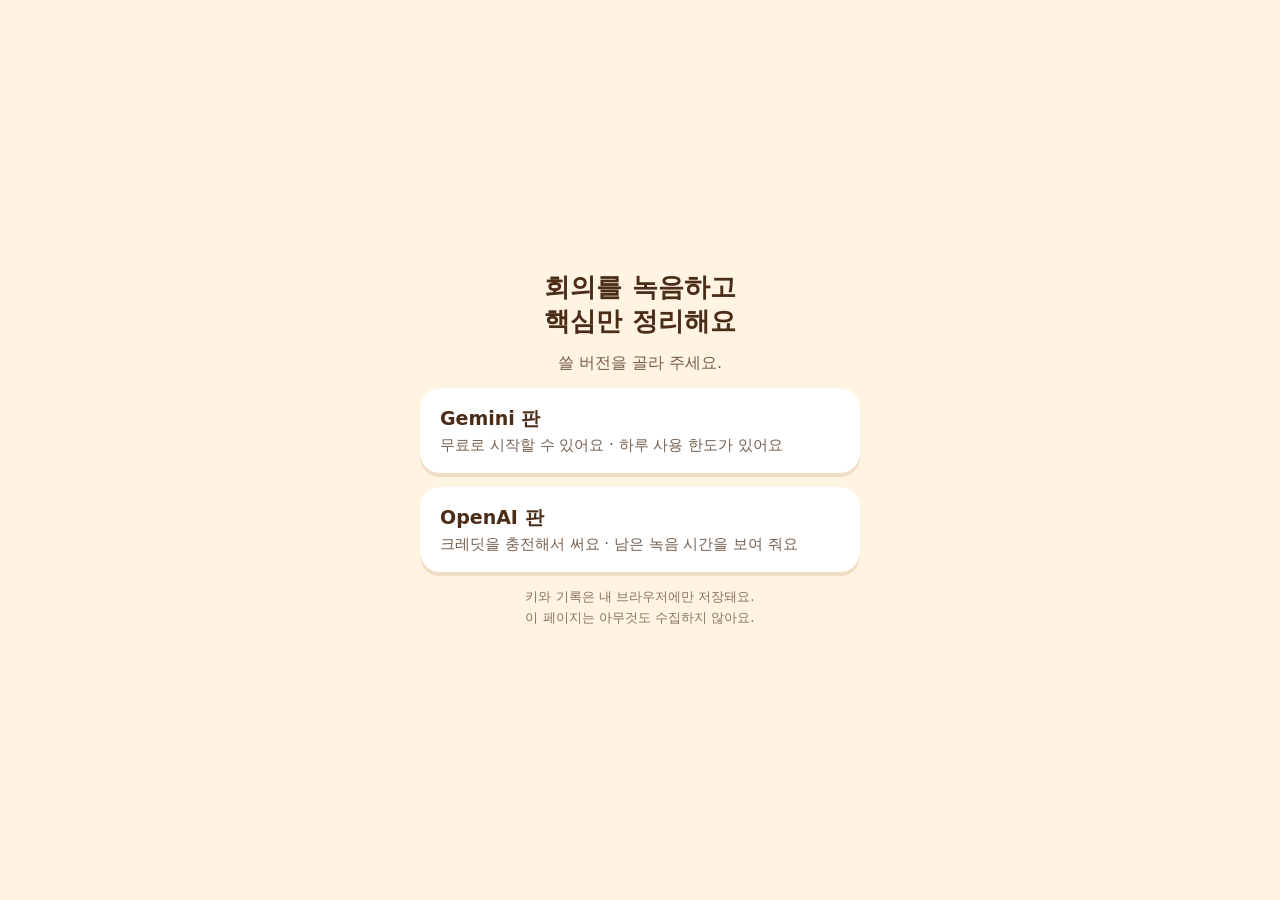
<file: index.html>
<!doctype html>
<html lang="ko">
<head>
<meta charset="utf-8">
<meta name="viewport" content="width=device-width,initial-scale=1">
<title>Meeting AI · 회의 요약</title>
<style>
  :root{color-scheme:light}
  *{box-sizing:border-box;margin:0}
  body{font-family:-apple-system,"Apple SD Gothic Neo","Noto Sans KR","Malgun Gothic",system-ui,sans-serif;background:#FFF3E2;color:#4a2c17;min-height:100dvh;display:grid;place-items:center;padding:24px 16px}
  main{max-width:440px;width:100%;display:grid;gap:14px}
  h1{font-size:26px;text-align:center;line-height:1.3}
  p.lead{text-align:center;color:rgba(74,44,23,.75)}
  a.card{display:block;background:#fff;border-radius:20px;padding:18px 20px;text-decoration:none;color:inherit;box-shadow:0 4px 0 #f0dcc3}
  a.card:focus-visible{outline:3px solid #f0764a;outline-offset:2px}
  a.card b{font-size:19px}
  a.card span{display:block;margin-top:4px;color:rgba(74,44,23,.75);font-size:15px}
  small{text-align:center;color:rgba(74,44,23,.65);line-height:1.6}
</style>
</head>
<body>
<main>
  <h1>회의를 녹음하고<br>핵심만 정리해요</h1>
  <p class="lead">쓸 버전을 골라 주세요.</p>
  <a class="card" href="meeting_gemini/"><b>Gemini 판</b><span>무료로 시작할 수 있어요 · 하루 사용 한도가 있어요</span></a>
  <a class="card" href="meeting_openai/"><b>OpenAI 판</b><span>크레딧을 충전해서 써요 · 남은 녹음 시간을 보여 줘요</span></a>
  <small>키와 기록은 내 브라우저에만 저장돼요.<br>이 페이지는 아무것도 수집하지 않아요.</small>
</main>
</body>
</html>
</file>
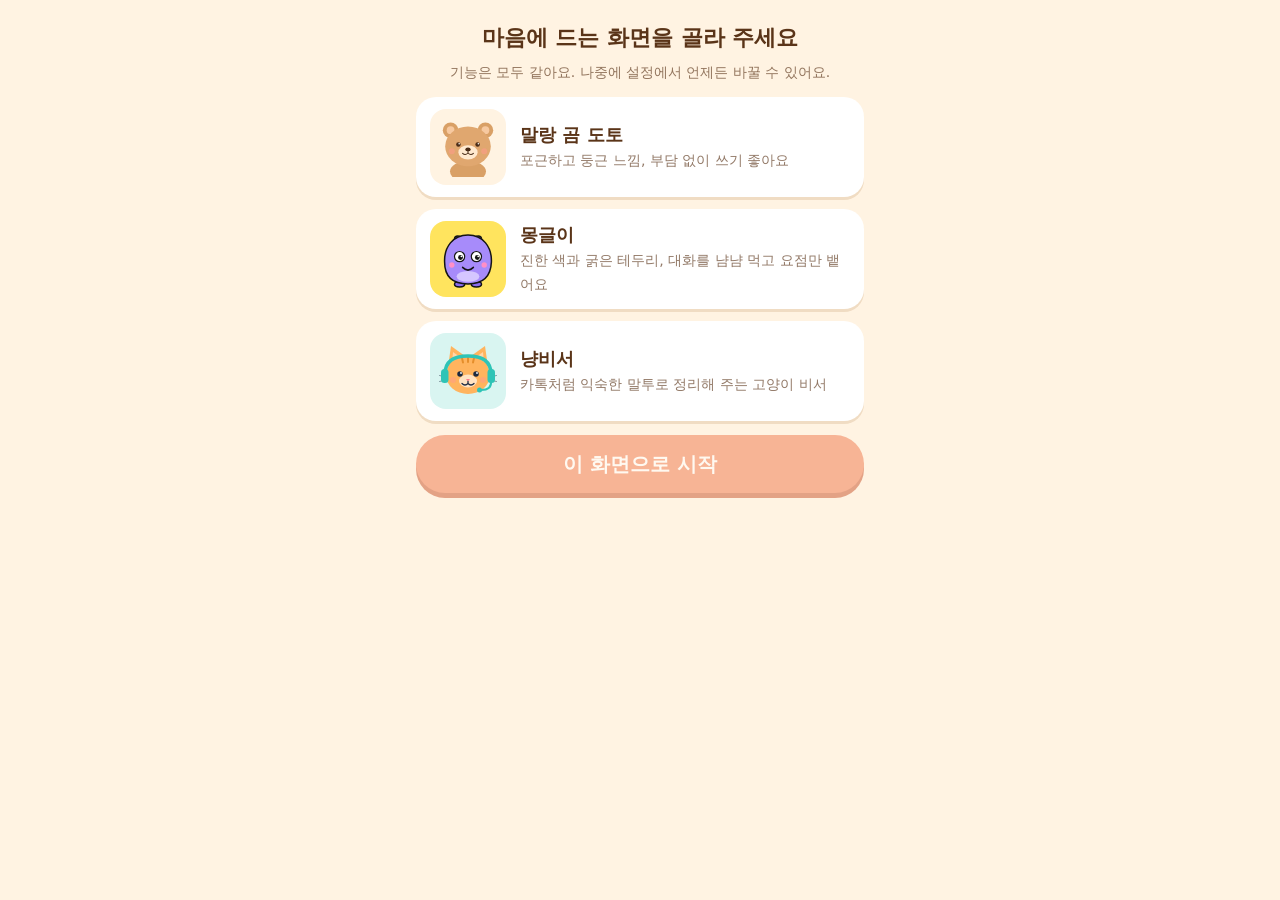
<file: meeting_gemini/index.html>
<!doctype html>
<html lang="ko" data-theme="bear" data-engine="gemini">
<head>
<meta charset="utf-8">
<meta name="viewport" content="width=device-width,initial-scale=1,viewport-fit=cover">
<meta name="theme-color" content="#FFF3E2">
<meta name="description" content="회의를 녹음하고 끝나면 핵심만 정리해 주는 앱. 기록은 내 기기에만 저장돼요.">
<title>회의 요약</title>
<link rel="stylesheet" href="styles.css">
<script>
  /* 화면이 깜빡이지 않도록 저장된 테마를 먼저 적용 */
  try { var t = JSON.parse(localStorage.getItem('meeting_ai.gemini.theme')); if (t) document.documentElement.dataset.theme = t; } catch (e) {}
</script>
</head>
<body>
<div id="app" aria-live="polite"></div>
<div id="modal-root"></div>
<div id="toast" role="status"></div>
<noscript><p style="padding:24px">이 앱은 JavaScript 가 필요해요.</p></noscript>
<script src="characters.js"></script>
<script src="storage.js"></script>
<script src="recorder.js"></script>
<script src="summary.js"></script>
<script src="engine.js"></script>
<script src="app.js"></script>
</body>
</html>
</file>
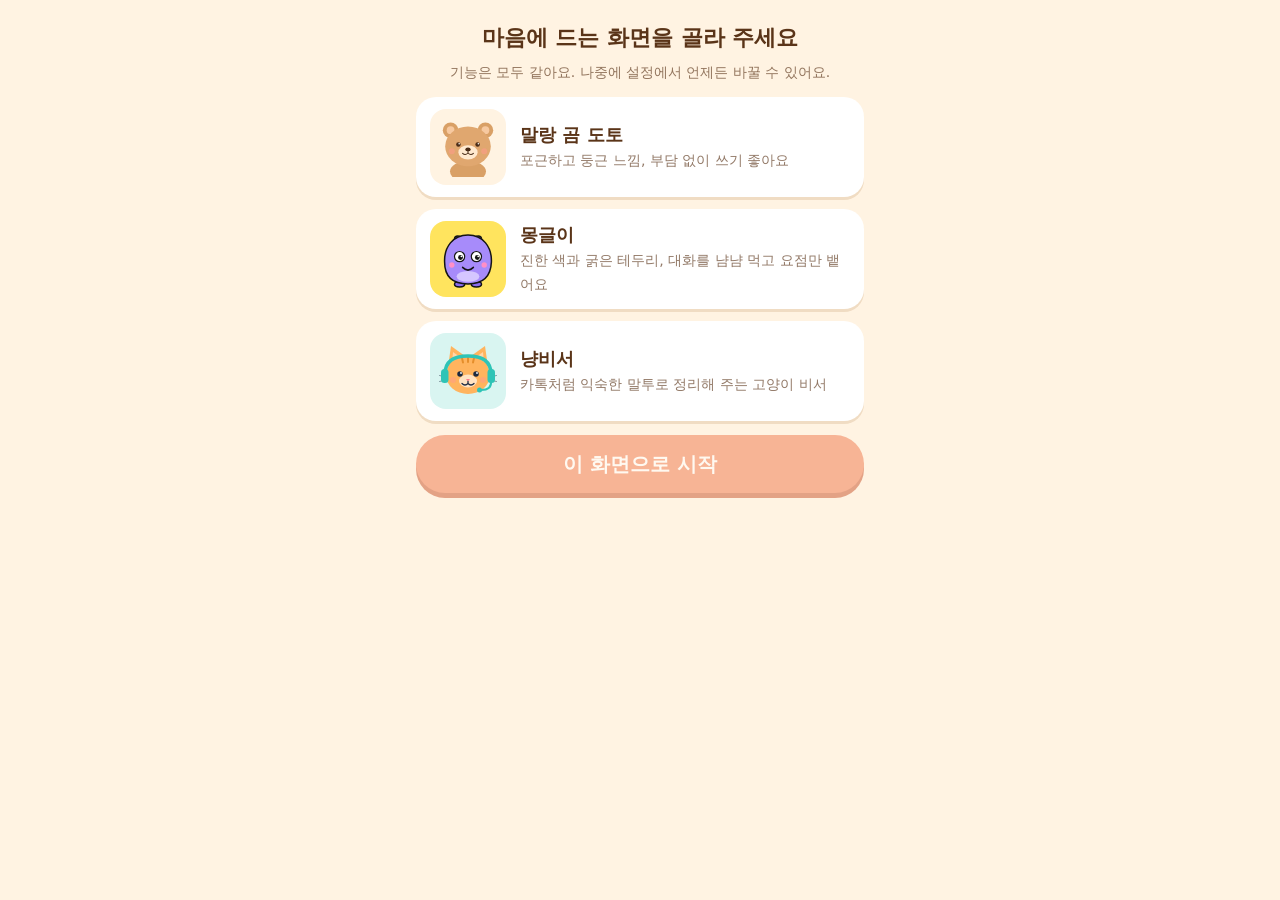
<file: meeting_openai/index.html>
<!doctype html>
<html lang="ko" data-theme="bear" data-engine="openai">
<head>
<meta charset="utf-8">
<meta name="viewport" content="width=device-width,initial-scale=1,viewport-fit=cover">
<meta name="theme-color" content="#FFF3E2">
<meta name="description" content="회의를 녹음하고 끝나면 핵심만 정리해 주는 앱. 기록은 내 기기에만 저장돼요.">
<title>회의 요약</title>
<link rel="stylesheet" href="styles.css">
<script>
  /* 화면이 깜빡이지 않도록 저장된 테마를 먼저 적용 */
  try { var t = JSON.parse(localStorage.getItem('meeting_ai.openai.theme')); if (t) document.documentElement.dataset.theme = t; } catch (e) {}
</script>
</head>
<body>
<div id="app" aria-live="polite"></div>
<div id="modal-root"></div>
<div id="toast" role="status"></div>
<noscript><p style="padding:24px">이 앱은 JavaScript 가 필요해요.</p></noscript>
<script src="characters.js"></script>
<script src="storage.js"></script>
<script src="recorder.js"></script>
<script src="summary.js"></script>
<script src="engine.js"></script>
<script src="app.js"></script>
</body>
</html>
</file>
<file: meeting_gemini/styles.css>
/* Meeting AI — 공통 스타일. 테마 3종(bear / blob / cat)은 CSS 변수로 갈아끼운다. */
:root{color-scheme:light}
*{box-sizing:border-box;margin:0}
html{-webkit-text-size-adjust:100%}
body{background:var(--bg);color:var(--ink);font-family:var(--font);line-height:1.5;min-height:100dvh}
button,input,textarea{font:inherit;color:inherit}
button{cursor:pointer}
[hidden]{display:none!important}

/* ---------- 테마 ---------- */
:root,[data-theme=bear]{
  --bg:#FFF3E2;--ink:#5a3418;--muted:rgba(90,52,24,.66);--card:#fff;--line:#f0dcc3;
  --pri:#f0764a;--pri-ink:#fff;--pri-sh:0 5px 0 #c9532b;--sec:#ffe2c9;--sec-ink:#5a3418;
  --dark:#5a3418;--dark-ink:#fff;--danger:#d93a2f;--ok:#2c7a4b;--ok-bg:#bfeacb;
  --r:20px;--rb:32px;--bd:0 solid transparent;--sh:0 3px 0 #f0dcc3;--hl:#ffe08a;
  --font:"Jua","Apple SD Gothic Neo","Noto Sans KR","Malgun Gothic",system-ui,sans-serif;
  --head-weight:700;
}
[data-theme=blob]{
  --bg:#FFE45E;--ink:#141414;--muted:rgba(20,20,20,.7);--card:#fff;--line:#141414;
  --pri:#FF6FB5;--pri-ink:#141414;--pri-sh:5px 5px 0 #141414;--sec:#A78BFA;--sec-ink:#141414;
  --dark:#141414;--dark-ink:#fff;--danger:#e0261b;--ok:#0a7a55;--ok-bg:#5CE1B8;
  --r:16px;--rb:18px;--bd:3px solid #141414;--sh:4px 4px 0 #141414;--hl:#FFE45E;
  --font:"Black Han Sans","Apple SD Gothic Neo","Noto Sans KR","Malgun Gothic",system-ui,sans-serif;
  --head-weight:900;
}
[data-theme=cat]{
  --bg:#F3F6FA;--ink:#1B2A41;--muted:#5d6e84;--card:#fff;--line:#e4e9f0;
  --pri:#0f8f84;--pri-ink:#fff;--pri-sh:0 4px 0 #0a6b62;--sec:#d9f5f1;--sec-ink:#0a6b62;
  --dark:#1B2A41;--dark-ink:#fff;--danger:#d93a2f;--ok:#0f7a52;--ok-bg:#d9f5f1;
  --r:18px;--rb:26px;--bd:0 solid transparent;--sh:0 1px 2px rgba(20,40,70,.12);--hl:#ffe9a8;
  --font:-apple-system,"Apple SD Gothic Neo","Noto Sans KR","Malgun Gothic",system-ui,sans-serif;
  --head-weight:700;
}

/* ---------- 레이아웃 ---------- */
#app{max-width:480px;margin:0 auto;padding:max(12px,env(safe-area-inset-top)) 16px max(28px,env(safe-area-inset-bottom));min-height:100dvh;display:flex;flex-direction:column;gap:14px}
.topbar{display:flex;align-items:center;justify-content:space-between;gap:8px;min-height:44px}
.brand{font-weight:var(--head-weight);font-size:18px;display:flex;align-items:center;gap:8px}
.top-actions{display:flex;gap:8px}
.icon-btn{width:44px;height:44px;border-radius:50%;border:var(--bd);background:var(--card);display:grid;place-items:center;box-shadow:var(--sh)}
.icon-btn svg{width:22px;height:22px}
h1,h2,h3{font-weight:var(--head-weight);line-height:1.25}
h2{font-size:22px}
h3{font-size:17px}
.muted{color:var(--muted);font-size:14px}
.center{text-align:center}
.stage{display:flex;flex-direction:column;align-items:center;gap:10px;position:relative}
.hi{font-size:24px;text-align:center;line-height:1.3}
.sp{flex:1}

/* ---------- 버튼 ---------- */
.btn{display:flex;align-items:center;justify-content:center;gap:10px;width:100%;min-height:58px;padding:12px 20px;border:var(--bd);border-radius:var(--rb);background:var(--pri);color:var(--pri-ink);font-size:20px;font-weight:var(--head-weight);box-shadow:var(--pri-sh);text-align:center}
.btn:active{transform:translateY(3px);box-shadow:none}
.btn:disabled{opacity:.5;cursor:not-allowed}
.btn.dark{background:var(--dark);color:var(--dark-ink)}
.btn.sec{background:var(--card);color:var(--ink);box-shadow:var(--sh);font-size:16px;min-height:50px}
.btn.danger{background:var(--danger);color:#fff}
.btn.small{min-height:44px;font-size:15px;padding:8px 14px;width:auto}
.btn.ghost{background:none;box-shadow:none;border:0;color:var(--muted);font-size:15px;min-height:44px;text-decoration:underline;text-underline-offset:3px;font-weight:600}
.row{display:flex;gap:10px}
.row>*{flex:1}
.wrap{flex-wrap:wrap}

/* ---------- 카드·칩 ---------- */
.card{background:var(--card);color:var(--ink);border:var(--bd);border-radius:var(--r);padding:14px 16px;box-shadow:var(--sh)}
.card>label,.label{display:inline-block;font-size:12px;font-weight:var(--head-weight);background:var(--sec);color:var(--sec-ink);border-radius:10px;padding:2px 10px;margin-bottom:8px;letter-spacing:.02em}
[data-theme=blob] .card>label{border:3px solid #141414;margin-top:-26px;margin-bottom:8px;background:var(--lbl,#A78BFA);font-size:13px}
[data-theme=blob] .card{margin-top:10px}
[data-theme=blob] .card.main{--lbl:#A78BFA}
[data-theme=blob] .card.dec{--lbl:#5CE1B8}
[data-theme=blob] .card.todo{--lbl:#FF6FB5}
[data-theme=blob] .card.open{--lbl:#fff;border-style:dashed;box-shadow:none}
[data-theme=blob] .card.nums{--lbl:#FFD93D}
[data-theme=blob] .result .card:nth-of-type(odd){transform:rotate(-.8deg)}
[data-theme=blob] .result .card:nth-of-type(even){transform:rotate(.8deg)}
.card.main{background:var(--pri);color:var(--pri-ink)}
[data-theme=blob] .card.main{background:#fff}
[data-theme=cat] .card{border-radius:18px 18px 18px 6px}
.card p,.card li{font-size:16px;line-height:1.5}
.card.main p{font-size:18px;font-weight:var(--head-weight)}
.card ul{list-style:none;padding:0;display:grid;gap:8px}
.card.dec li::before,.card.open li::before{display:inline-grid;place-items:center;width:20px;height:20px;border-radius:50%;font-size:12px;margin-right:8px;vertical-align:1px}
.card.dec li::before{content:"✓";background:var(--ok-bg);color:var(--ok)}
.card.open li::before{content:"?";background:var(--sec);color:var(--sec-ink)}
.todo-row{display:flex;gap:10px;align-items:flex-start}
.todo-row .av{flex:none;width:32px;height:32px;border-radius:50%;display:grid;place-items:center;color:#fff;font-size:14px;font-weight:700}
.todo-row b{font-weight:var(--head-weight);display:block;font-size:16px}
.todo-row small{color:var(--muted);font-size:13px}
.chips{display:flex;flex-wrap:wrap;gap:8px}
.chip{background:var(--sec);color:var(--sec-ink);border-radius:999px;padding:3px 12px;font-size:14px;font-weight:700;border:var(--bd)}
.chip.warn{background:var(--hl);color:#141414}
.pill{display:inline-flex;align-items:center;gap:8px;background:var(--card);border:var(--bd);border-radius:999px;padding:5px 14px;font-size:14px;font-weight:700;box-shadow:var(--sh)}
.dot{width:10px;height:10px;border-radius:50%;background:#ff3b30;animation:blink 1.2s infinite}
.dot.paused{animation:none;background:#999}
@keyframes blink{50%{opacity:.25}}

/* ---------- 알림·배너 ---------- */
.banner{display:flex;gap:10px;align-items:center;justify-content:space-between;background:var(--card);border:var(--bd);border-radius:var(--r);padding:10px 14px;box-shadow:var(--sh);font-size:14px}
.banner.warn{background:var(--hl);color:#141414}
.banner .btn{width:auto;min-height:40px;font-size:14px;padding:6px 14px;box-shadow:none}
.credit{display:flex;justify-content:space-between;align-items:center;gap:10px;background:var(--card);border:var(--bd);border-radius:var(--r);padding:10px 14px;box-shadow:var(--sh);font-size:15px}
.credit b{font-weight:var(--head-weight)}

/* ---------- 목록 ---------- */
.list{display:grid;gap:10px}
.item{display:flex;align-items:center;justify-content:space-between;gap:10px;width:100%;text-align:left;background:var(--card);border:var(--bd);border-radius:var(--r);padding:12px 14px;box-shadow:var(--sh)}
.item b{display:block;font-weight:var(--head-weight);font-size:16px;overflow:hidden;text-overflow:ellipsis;white-space:nowrap;max-width:240px}
.item small{color:var(--muted);font-size:13px}
.tag{font-size:12px;font-weight:700;border-radius:999px;padding:2px 10px;background:var(--sec);color:var(--sec-ink);white-space:nowrap}
.tag.fail{background:#ffd8d4;color:#a3190f}

/* ---------- 입력 ---------- */
.field{display:grid;gap:6px}
.field label{font-size:14px;font-weight:700}
input[type=text],input[type=password],input[type=number]{width:100%;min-height:50px;padding:10px 14px;border-radius:14px;border:2px solid var(--line);background:#fff;color:#1d1d1f;font-size:16px}
[data-theme=blob] input[type=text],[data-theme=blob] input[type=password],[data-theme=blob] input[type=number]{border:3px solid #141414}
input:focus-visible,button:focus-visible,summary:focus-visible{outline:3px solid var(--pri);outline-offset:2px}
.title-input{font-size:20px;font-weight:var(--head-weight);background:transparent;border:2px dashed transparent;border-radius:12px;padding:6px 10px;min-height:44px}
.title-input:hover,.title-input:focus{border-color:var(--line);background:#fff;color:#1d1d1f}
.switch{display:flex;align-items:center;justify-content:space-between;gap:12px;padding:10px 0}
.switch small{display:block;color:var(--muted);font-size:13px}
.switch input{width:24px;height:24px;accent-color:var(--pri);flex:none}
.steps{list-style:none;padding:0;display:grid;gap:8px;counter-reset:s}
.steps li{counter-increment:s;display:flex;gap:10px;align-items:flex-start;font-size:15px}
.steps li::before{content:counter(s);flex:none;width:24px;height:24px;border-radius:50%;background:var(--sec);color:var(--sec-ink);display:grid;place-items:center;font-size:13px;font-weight:700}

/* ---------- 녹음 화면 ---------- */
.timer{font-size:52px;font-weight:var(--head-weight);font-variant-numeric:tabular-nums;letter-spacing:.02em;text-align:center}
.meter{height:14px;border-radius:7px;background:var(--card);border:var(--bd);overflow:hidden;box-shadow:var(--sh)}
.meter i{display:block;height:100%;width:0;background:var(--pri);transition:width .1s linear}
.wave{display:flex;align-items:center;justify-content:center;gap:4px;height:44px;color:var(--pri)}
.wave i{width:5px;height:100%;border-radius:3px;background:currentColor;animation:wave 1s ease-in-out infinite;transform-origin:center}
.wave.off i{animation:none;transform:scaleY(.15)}
@keyframes wave{0%,100%{transform:scaleY(.2)}50%{transform:scaleY(1)}}
.bar{height:14px;border-radius:7px;overflow:hidden;background:var(--card);border:var(--bd)}
.bar i{display:block;height:100%;background:var(--pri);transition:width .4s ease}
.bar.indet i{width:40%;animation:slide 1.4s ease-in-out infinite}
@keyframes slide{0%{transform:translateX(-100%)}100%{transform:translateX(250%)}}
.bob{animation:bob 2.4s ease-in-out infinite}
@keyframes bob{50%{transform:translateY(-6px)}}
.bubble{background:var(--card);border:var(--bd);border-radius:18px;padding:8px 14px;font-weight:700;font-size:15px;box-shadow:var(--sh);max-width:280px;text-align:center}

/* ---------- 결과 ---------- */
.result{display:flex;flex-direction:column;gap:12px}
.res-head{display:flex;align-items:center;gap:10px}
.transcript{background:var(--card);border:var(--bd);border-radius:var(--r);box-shadow:var(--sh);padding:4px 16px}
.transcript summary{cursor:pointer;font-weight:var(--head-weight);padding:12px 0;min-height:44px}
.tx{padding:0 0 14px;font-size:15px;line-height:1.75;white-space:pre-wrap;word-break:keep-all;overflow-wrap:anywhere}
.tx mark{background:var(--hl);color:#141414;border-radius:4px;padding:0 2px}

/* ---------- 모달·토스트 ---------- */
#modal-root:empty{display:none}
.scrim{position:fixed;inset:0;background:rgba(0,0,0,.45);display:grid;place-items:end center;padding:16px;z-index:20}
.sheet{width:100%;max-width:440px;background:var(--bg);color:var(--ink);border:var(--bd);border-radius:24px;padding:20px;display:grid;gap:14px;max-height:88dvh;overflow:auto}
#toast{position:fixed;left:50%;bottom:max(24px,env(safe-area-inset-bottom));transform:translate(-50%,20px);background:var(--dark);color:var(--dark-ink);padding:10px 18px;border-radius:999px;font-size:15px;font-weight:700;opacity:0;pointer-events:none;transition:.25s;z-index:30;max-width:90vw;text-align:center}
#toast.on{opacity:1;transform:translate(-50%,0)}

/* ---------- 테마 선택 ---------- */
.theme-grid{display:grid;gap:12px}
.theme-card{display:flex;align-items:center;gap:14px;text-align:left;width:100%;background:var(--card);border:var(--bd);border-radius:var(--r);padding:12px 14px;box-shadow:var(--sh)}
.theme-card[aria-pressed=true]{outline:4px solid var(--pri);outline-offset:2px}
.theme-card b{font-size:18px;display:block}
.theme-card small{color:var(--muted);font-size:14px}
.theme-card .thumb{flex:none;width:76px;height:76px;border-radius:16px;display:grid;place-items:center}
.sec-title{font-size:15px;font-weight:var(--head-weight);margin-top:6px}

@media (prefers-reduced-motion:reduce){.bob,.wave i,.dot,.bar.indet i{animation:none}}

.mini{display:inline-flex}
.mini .bob{animation:none}
.credit.warn{background:var(--hl)}
.btn svg{width:24px;height:24px;flex:none}
.btn.small svg{width:18px;height:18px}
</file>
<file: meeting_openai/styles.css>
/* Meeting AI — 공통 스타일. 테마 3종(bear / blob / cat)은 CSS 변수로 갈아끼운다. */
:root{color-scheme:light}
*{box-sizing:border-box;margin:0}
html{-webkit-text-size-adjust:100%}
body{background:var(--bg);color:var(--ink);font-family:var(--font);line-height:1.5;min-height:100dvh}
button,input,textarea{font:inherit;color:inherit}
button{cursor:pointer}
[hidden]{display:none!important}

/* ---------- 테마 ---------- */
:root,[data-theme=bear]{
  --bg:#FFF3E2;--ink:#5a3418;--muted:rgba(90,52,24,.66);--card:#fff;--line:#f0dcc3;
  --pri:#f0764a;--pri-ink:#fff;--pri-sh:0 5px 0 #c9532b;--sec:#ffe2c9;--sec-ink:#5a3418;
  --dark:#5a3418;--dark-ink:#fff;--danger:#d93a2f;--ok:#2c7a4b;--ok-bg:#bfeacb;
  --r:20px;--rb:32px;--bd:0 solid transparent;--sh:0 3px 0 #f0dcc3;--hl:#ffe08a;
  --font:"Jua","Apple SD Gothic Neo","Noto Sans KR","Malgun Gothic",system-ui,sans-serif;
  --head-weight:700;
}
[data-theme=blob]{
  --bg:#FFE45E;--ink:#141414;--muted:rgba(20,20,20,.7);--card:#fff;--line:#141414;
  --pri:#FF6FB5;--pri-ink:#141414;--pri-sh:5px 5px 0 #141414;--sec:#A78BFA;--sec-ink:#141414;
  --dark:#141414;--dark-ink:#fff;--danger:#e0261b;--ok:#0a7a55;--ok-bg:#5CE1B8;
  --r:16px;--rb:18px;--bd:3px solid #141414;--sh:4px 4px 0 #141414;--hl:#FFE45E;
  --font:"Black Han Sans","Apple SD Gothic Neo","Noto Sans KR","Malgun Gothic",system-ui,sans-serif;
  --head-weight:900;
}
[data-theme=cat]{
  --bg:#F3F6FA;--ink:#1B2A41;--muted:#5d6e84;--card:#fff;--line:#e4e9f0;
  --pri:#0f8f84;--pri-ink:#fff;--pri-sh:0 4px 0 #0a6b62;--sec:#d9f5f1;--sec-ink:#0a6b62;
  --dark:#1B2A41;--dark-ink:#fff;--danger:#d93a2f;--ok:#0f7a52;--ok-bg:#d9f5f1;
  --r:18px;--rb:26px;--bd:0 solid transparent;--sh:0 1px 2px rgba(20,40,70,.12);--hl:#ffe9a8;
  --font:-apple-system,"Apple SD Gothic Neo","Noto Sans KR","Malgun Gothic",system-ui,sans-serif;
  --head-weight:700;
}

/* ---------- 레이아웃 ---------- */
#app{max-width:480px;margin:0 auto;padding:max(12px,env(safe-area-inset-top)) 16px max(28px,env(safe-area-inset-bottom));min-height:100dvh;display:flex;flex-direction:column;gap:14px}
.topbar{display:flex;align-items:center;justify-content:space-between;gap:8px;min-height:44px}
.brand{font-weight:var(--head-weight);font-size:18px;display:flex;align-items:center;gap:8px}
.top-actions{display:flex;gap:8px}
.icon-btn{width:44px;height:44px;border-radius:50%;border:var(--bd);background:var(--card);display:grid;place-items:center;box-shadow:var(--sh)}
.icon-btn svg{width:22px;height:22px}
h1,h2,h3{font-weight:var(--head-weight);line-height:1.25}
h2{font-size:22px}
h3{font-size:17px}
.muted{color:var(--muted);font-size:14px}
.center{text-align:center}
.stage{display:flex;flex-direction:column;align-items:center;gap:10px;position:relative}
.hi{font-size:24px;text-align:center;line-height:1.3}
.sp{flex:1}

/* ---------- 버튼 ---------- */
.btn{display:flex;align-items:center;justify-content:center;gap:10px;width:100%;min-height:58px;padding:12px 20px;border:var(--bd);border-radius:var(--rb);background:var(--pri);color:var(--pri-ink);font-size:20px;font-weight:var(--head-weight);box-shadow:var(--pri-sh);text-align:center}
.btn:active{transform:translateY(3px);box-shadow:none}
.btn:disabled{opacity:.5;cursor:not-allowed}
.btn.dark{background:var(--dark);color:var(--dark-ink)}
.btn.sec{background:var(--card);color:var(--ink);box-shadow:var(--sh);font-size:16px;min-height:50px}
.btn.danger{background:var(--danger);color:#fff}
.btn.small{min-height:44px;font-size:15px;padding:8px 14px;width:auto}
.btn.ghost{background:none;box-shadow:none;border:0;color:var(--muted);font-size:15px;min-height:44px;text-decoration:underline;text-underline-offset:3px;font-weight:600}
.row{display:flex;gap:10px}
.row>*{flex:1}
.wrap{flex-wrap:wrap}

/* ---------- 카드·칩 ---------- */
.card{background:var(--card);color:var(--ink);border:var(--bd);border-radius:var(--r);padding:14px 16px;box-shadow:var(--sh)}
.card>label,.label{display:inline-block;font-size:12px;font-weight:var(--head-weight);background:var(--sec);color:var(--sec-ink);border-radius:10px;padding:2px 10px;margin-bottom:8px;letter-spacing:.02em}
[data-theme=blob] .card>label{border:3px solid #141414;margin-top:-26px;margin-bottom:8px;background:var(--lbl,#A78BFA);font-size:13px}
[data-theme=blob] .card{margin-top:10px}
[data-theme=blob] .card.main{--lbl:#A78BFA}
[data-theme=blob] .card.dec{--lbl:#5CE1B8}
[data-theme=blob] .card.todo{--lbl:#FF6FB5}
[data-theme=blob] .card.open{--lbl:#fff;border-style:dashed;box-shadow:none}
[data-theme=blob] .card.nums{--lbl:#FFD93D}
[data-theme=blob] .result .card:nth-of-type(odd){transform:rotate(-.8deg)}
[data-theme=blob] .result .card:nth-of-type(even){transform:rotate(.8deg)}
.card.main{background:var(--pri);color:var(--pri-ink)}
[data-theme=blob] .card.main{background:#fff}
[data-theme=cat] .card{border-radius:18px 18px 18px 6px}
.card p,.card li{font-size:16px;line-height:1.5}
.card.main p{font-size:18px;font-weight:var(--head-weight)}
.card ul{list-style:none;padding:0;display:grid;gap:8px}
.card.dec li::before,.card.open li::before{display:inline-grid;place-items:center;width:20px;height:20px;border-radius:50%;font-size:12px;margin-right:8px;vertical-align:1px}
.card.dec li::before{content:"✓";background:var(--ok-bg);color:var(--ok)}
.card.open li::before{content:"?";background:var(--sec);color:var(--sec-ink)}
.todo-row{display:flex;gap:10px;align-items:flex-start}
.todo-row .av{flex:none;width:32px;height:32px;border-radius:50%;display:grid;place-items:center;color:#fff;font-size:14px;font-weight:700}
.todo-row b{font-weight:var(--head-weight);display:block;font-size:16px}
.todo-row small{color:var(--muted);font-size:13px}
.chips{display:flex;flex-wrap:wrap;gap:8px}
.chip{background:var(--sec);color:var(--sec-ink);border-radius:999px;padding:3px 12px;font-size:14px;font-weight:700;border:var(--bd)}
.chip.warn{background:var(--hl);color:#141414}
.pill{display:inline-flex;align-items:center;gap:8px;background:var(--card);border:var(--bd);border-radius:999px;padding:5px 14px;font-size:14px;font-weight:700;box-shadow:var(--sh)}
.dot{width:10px;height:10px;border-radius:50%;background:#ff3b30;animation:blink 1.2s infinite}
.dot.paused{animation:none;background:#999}
@keyframes blink{50%{opacity:.25}}

/* ---------- 알림·배너 ---------- */
.banner{display:flex;gap:10px;align-items:center;justify-content:space-between;background:var(--card);border:var(--bd);border-radius:var(--r);padding:10px 14px;box-shadow:var(--sh);font-size:14px}
.banner.warn{background:var(--hl);color:#141414}
.banner .btn{width:auto;min-height:40px;font-size:14px;padding:6px 14px;box-shadow:none}
.credit{display:flex;justify-content:space-between;align-items:center;gap:10px;background:var(--card);border:var(--bd);border-radius:var(--r);padding:10px 14px;box-shadow:var(--sh);font-size:15px}
.credit b{font-weight:var(--head-weight)}

/* ---------- 목록 ---------- */
.list{display:grid;gap:10px}
.item{display:flex;align-items:center;justify-content:space-between;gap:10px;width:100%;text-align:left;background:var(--card);border:var(--bd);border-radius:var(--r);padding:12px 14px;box-shadow:var(--sh)}
.item b{display:block;font-weight:var(--head-weight);font-size:16px;overflow:hidden;text-overflow:ellipsis;white-space:nowrap;max-width:240px}
.item small{color:var(--muted);font-size:13px}
.tag{font-size:12px;font-weight:700;border-radius:999px;padding:2px 10px;background:var(--sec);color:var(--sec-ink);white-space:nowrap}
.tag.fail{background:#ffd8d4;color:#a3190f}

/* ---------- 입력 ---------- */
.field{display:grid;gap:6px}
.field label{font-size:14px;font-weight:700}
input[type=text],input[type=password],input[type=number]{width:100%;min-height:50px;padding:10px 14px;border-radius:14px;border:2px solid var(--line);background:#fff;color:#1d1d1f;font-size:16px}
[data-theme=blob] input[type=text],[data-theme=blob] input[type=password],[data-theme=blob] input[type=number]{border:3px solid #141414}
input:focus-visible,button:focus-visible,summary:focus-visible{outline:3px solid var(--pri);outline-offset:2px}
.title-input{font-size:20px;font-weight:var(--head-weight);background:transparent;border:2px dashed transparent;border-radius:12px;padding:6px 10px;min-height:44px}
.title-input:hover,.title-input:focus{border-color:var(--line);background:#fff;color:#1d1d1f}
.switch{display:flex;align-items:center;justify-content:space-between;gap:12px;padding:10px 0}
.switch small{display:block;color:var(--muted);font-size:13px}
.switch input{width:24px;height:24px;accent-color:var(--pri);flex:none}
.steps{list-style:none;padding:0;display:grid;gap:8px;counter-reset:s}
.steps li{counter-increment:s;display:flex;gap:10px;align-items:flex-start;font-size:15px}
.steps li::before{content:counter(s);flex:none;width:24px;height:24px;border-radius:50%;background:var(--sec);color:var(--sec-ink);display:grid;place-items:center;font-size:13px;font-weight:700}

/* ---------- 녹음 화면 ---------- */
.timer{font-size:52px;font-weight:var(--head-weight);font-variant-numeric:tabular-nums;letter-spacing:.02em;text-align:center}
.meter{height:14px;border-radius:7px;background:var(--card);border:var(--bd);overflow:hidden;box-shadow:var(--sh)}
.meter i{display:block;height:100%;width:0;background:var(--pri);transition:width .1s linear}
.wave{display:flex;align-items:center;justify-content:center;gap:4px;height:44px;color:var(--pri)}
.wave i{width:5px;height:100%;border-radius:3px;background:currentColor;animation:wave 1s ease-in-out infinite;transform-origin:center}
.wave.off i{animation:none;transform:scaleY(.15)}
@keyframes wave{0%,100%{transform:scaleY(.2)}50%{transform:scaleY(1)}}
.bar{height:14px;border-radius:7px;overflow:hidden;background:var(--card);border:var(--bd)}
.bar i{display:block;height:100%;background:var(--pri);transition:width .4s ease}
.bar.indet i{width:40%;animation:slide 1.4s ease-in-out infinite}
@keyframes slide{0%{transform:translateX(-100%)}100%{transform:translateX(250%)}}
.bob{animation:bob 2.4s ease-in-out infinite}
@keyframes bob{50%{transform:translateY(-6px)}}
.bubble{background:var(--card);border:var(--bd);border-radius:18px;padding:8px 14px;font-weight:700;font-size:15px;box-shadow:var(--sh);max-width:280px;text-align:center}

/* ---------- 결과 ---------- */
.result{display:flex;flex-direction:column;gap:12px}
.res-head{display:flex;align-items:center;gap:10px}
.transcript{background:var(--card);border:var(--bd);border-radius:var(--r);box-shadow:var(--sh);padding:4px 16px}
.transcript summary{cursor:pointer;font-weight:var(--head-weight);padding:12px 0;min-height:44px}
.tx{padding:0 0 14px;font-size:15px;line-height:1.75;white-space:pre-wrap;word-break:keep-all;overflow-wrap:anywhere}
.tx mark{background:var(--hl);color:#141414;border-radius:4px;padding:0 2px}

/* ---------- 모달·토스트 ---------- */
#modal-root:empty{display:none}
.scrim{position:fixed;inset:0;background:rgba(0,0,0,.45);display:grid;place-items:end center;padding:16px;z-index:20}
.sheet{width:100%;max-width:440px;background:var(--bg);color:var(--ink);border:var(--bd);border-radius:24px;padding:20px;display:grid;gap:14px;max-height:88dvh;overflow:auto}
#toast{position:fixed;left:50%;bottom:max(24px,env(safe-area-inset-bottom));transform:translate(-50%,20px);background:var(--dark);color:var(--dark-ink);padding:10px 18px;border-radius:999px;font-size:15px;font-weight:700;opacity:0;pointer-events:none;transition:.25s;z-index:30;max-width:90vw;text-align:center}
#toast.on{opacity:1;transform:translate(-50%,0)}

/* ---------- 테마 선택 ---------- */
.theme-grid{display:grid;gap:12px}
.theme-card{display:flex;align-items:center;gap:14px;text-align:left;width:100%;background:var(--card);border:var(--bd);border-radius:var(--r);padding:12px 14px;box-shadow:var(--sh)}
.theme-card[aria-pressed=true]{outline:4px solid var(--pri);outline-offset:2px}
.theme-card b{font-size:18px;display:block}
.theme-card small{color:var(--muted);font-size:14px}
.theme-card .thumb{flex:none;width:76px;height:76px;border-radius:16px;display:grid;place-items:center}
.sec-title{font-size:15px;font-weight:var(--head-weight);margin-top:6px}

@media (prefers-reduced-motion:reduce){.bob,.wave i,.dot,.bar.indet i{animation:none}}

.mini{display:inline-flex}
.mini .bob{animation:none}
.credit.warn{background:var(--hl)}
.btn svg{width:24px;height:24px;flex:none}
.btn.small svg{width:18px;height:18px}
</file>
